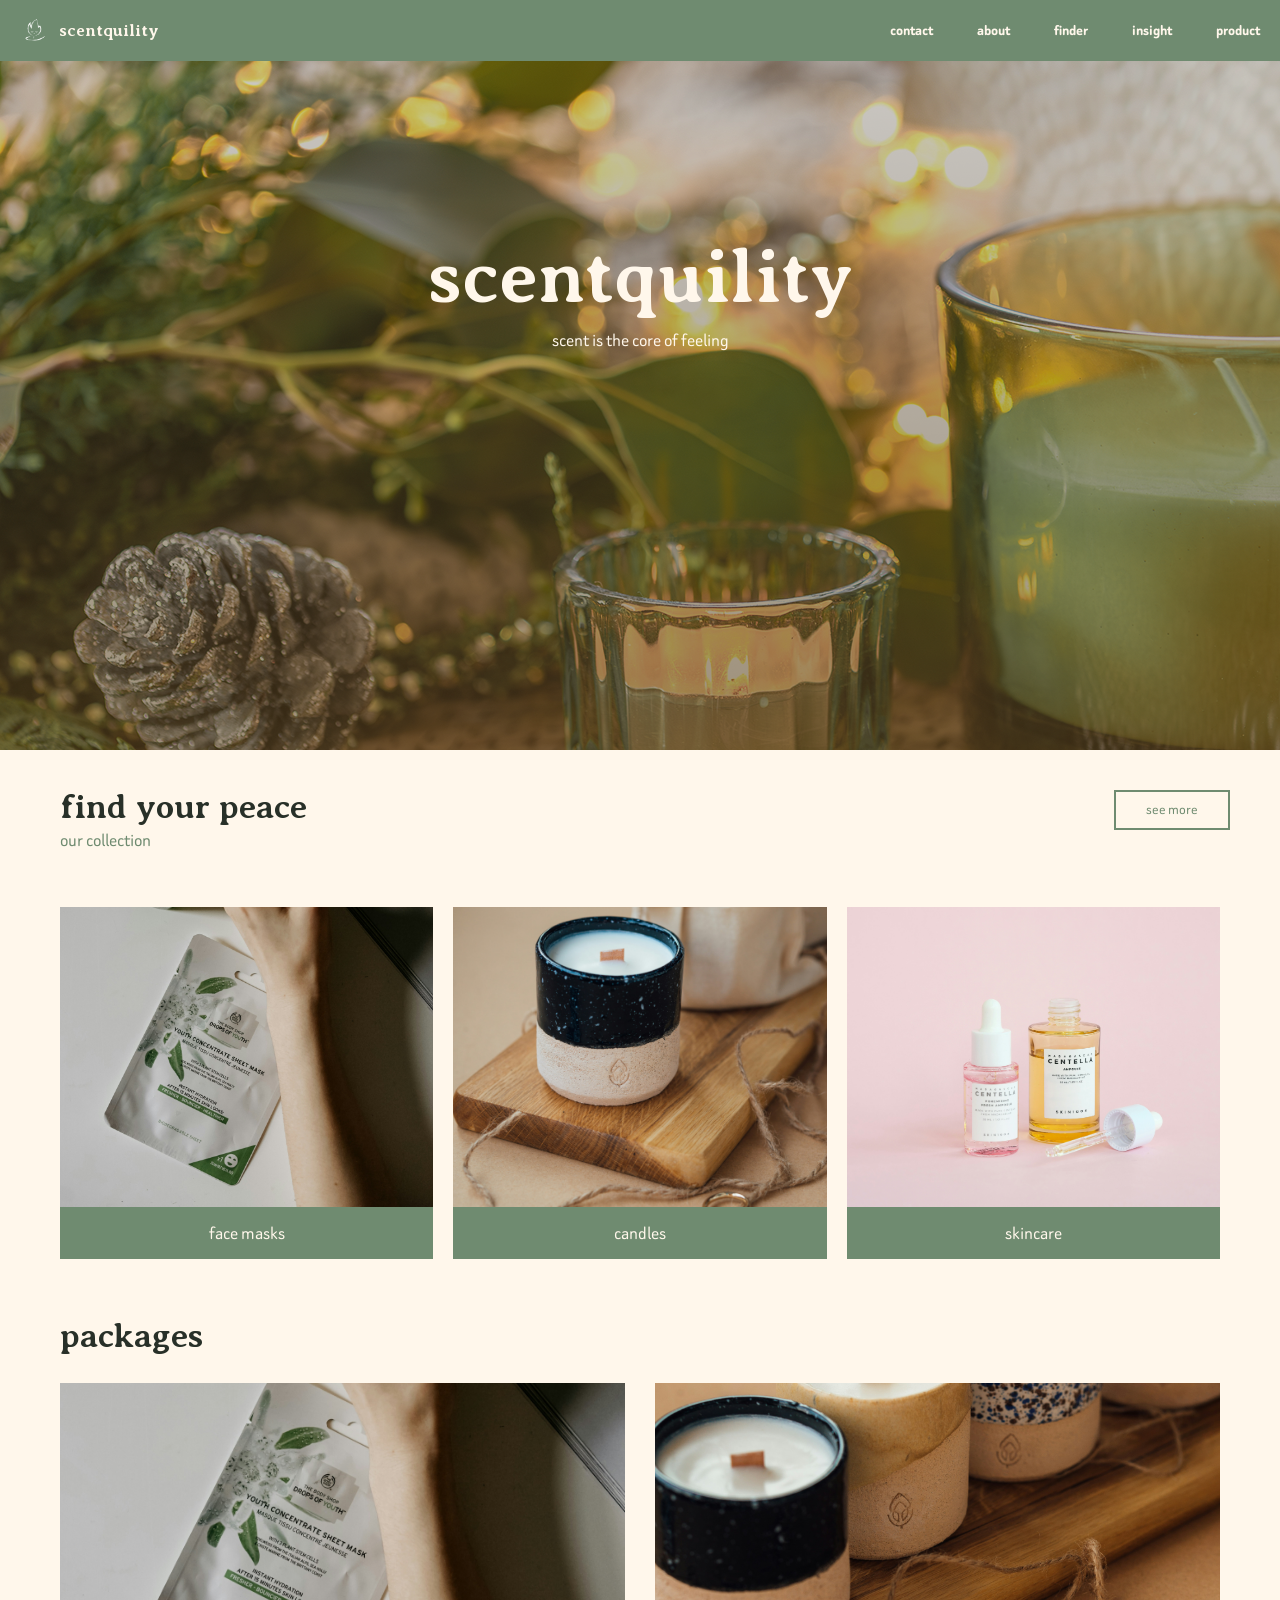
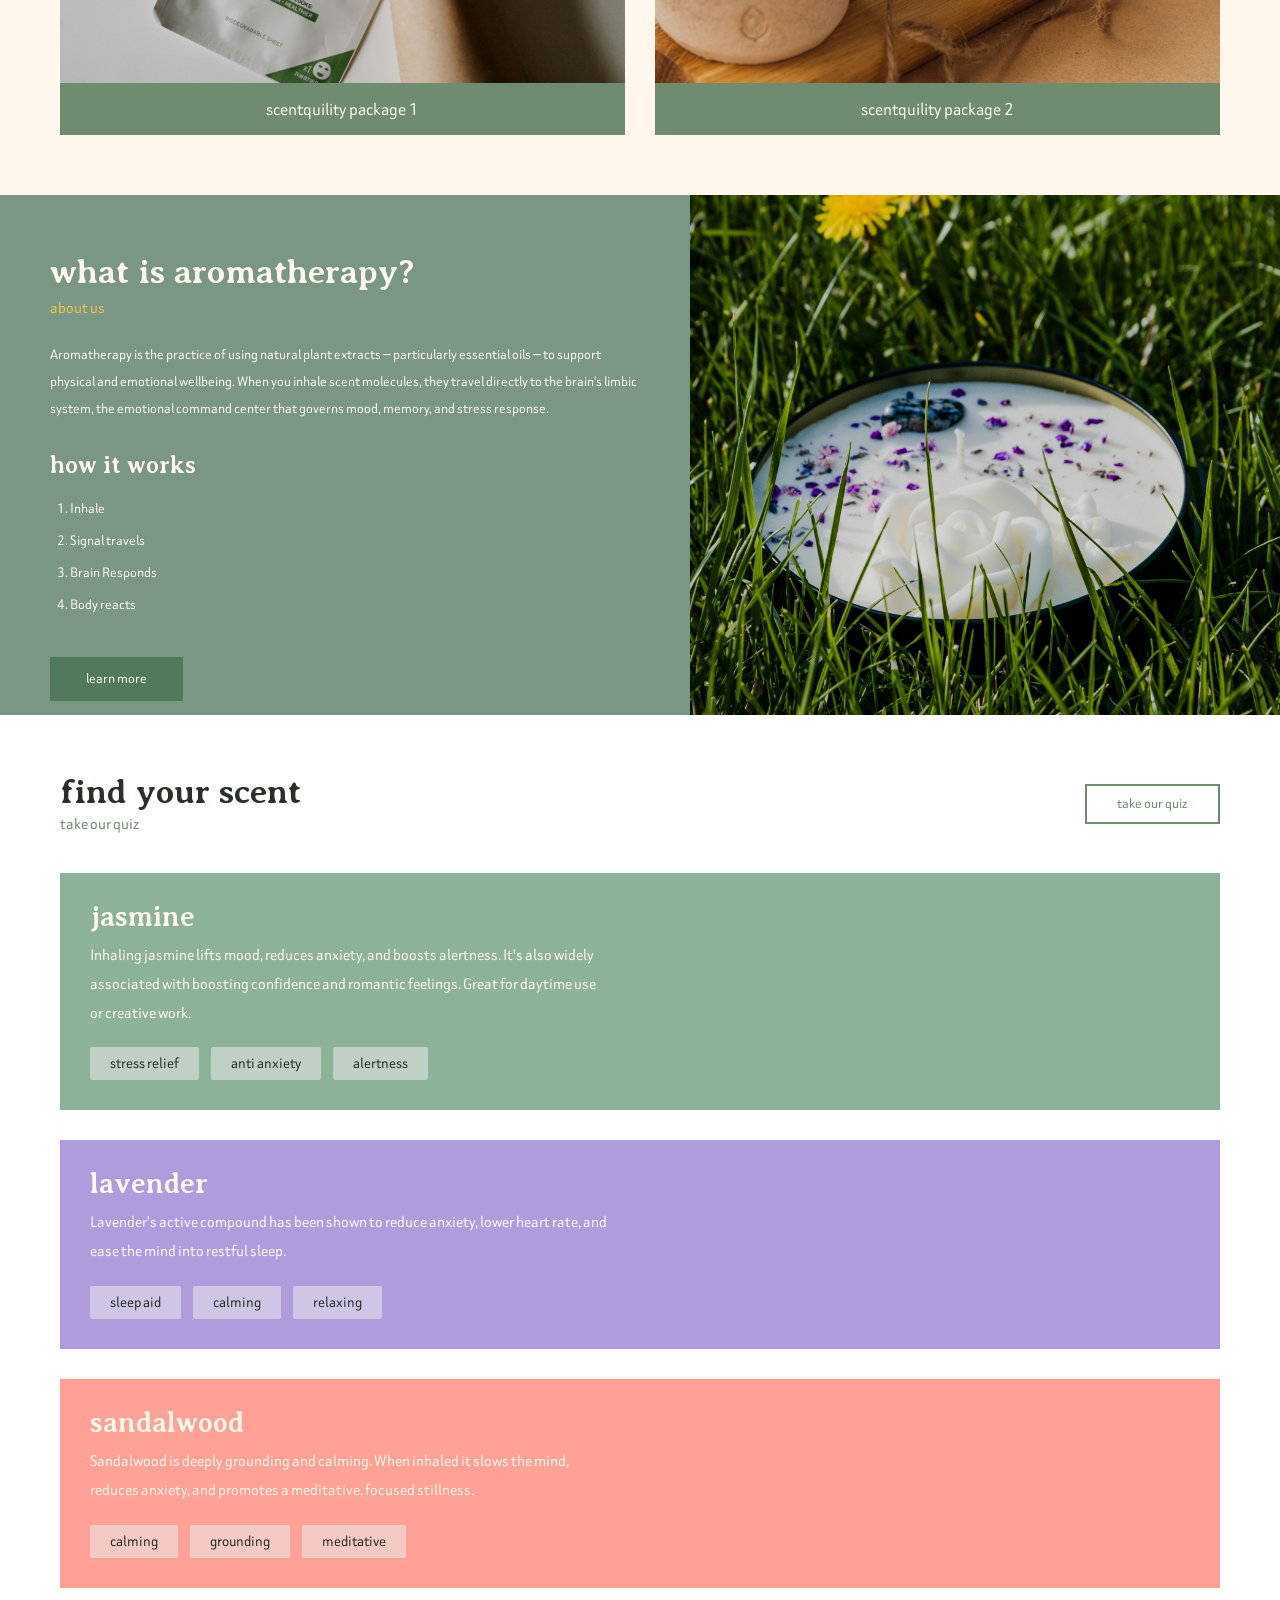
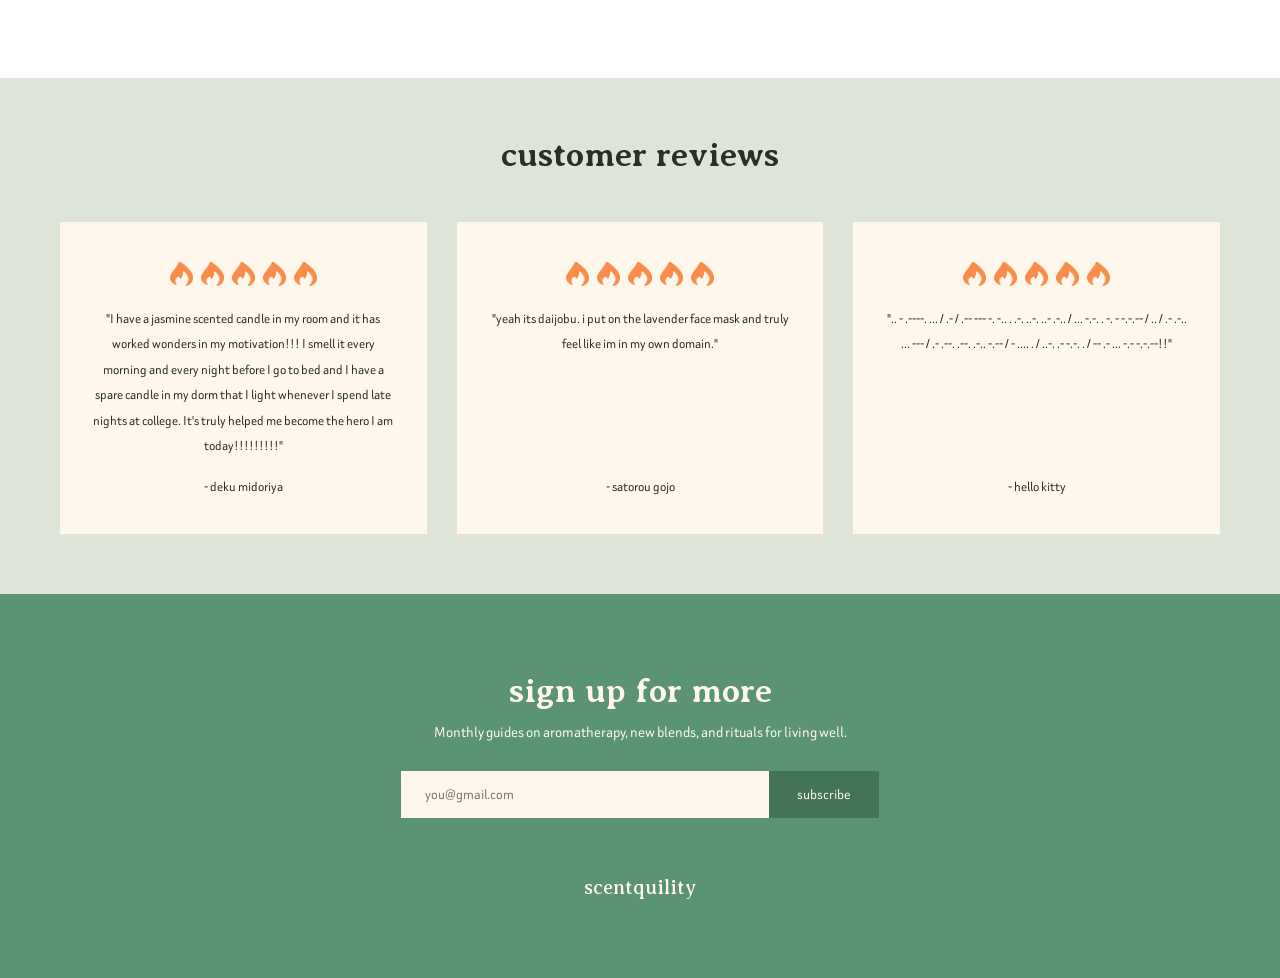
<file: index.html>
<!doctype html>
<html>
<head>
<meta charset="utf-8">
<title>scentquility</title>
<link href="style.css" rel="stylesheet" type="text/css">
<link rel="preconnect" href="https://fonts.googleapis.com">
<link rel="preconnect" href="https://fonts.gstatic.com/" crossorigin>
<link href="https://fonts.googleapis.com/css2?family=Averia+Serif+Libre:ital,wght@0,300;0,400;0,700;1,300;1,400;1,700&family=Beiruti:wght@200..900&display=swap" rel="stylesheet">

</head>

<body>
    <div class="maincontainer">
        <div class="hero">
        <div class="header">
        <h1 class="h1_logo">
          <img src="images/scentlogo.png" alt="scentquility logo" class="logo">
          scentquility
        </h1>

<nav class="nav">
 <a href="contact.html">contact</a>
 <a href="about.html">about</a>
 <a href="finder.html">finder</a>
 <a href="insight.html">insight</a>
 <a href="products.html">product</a>
</nav>
    </div>
        <h2 class="h2">scentquility</h2>
        <p class= "para">scent is the core of feeling</p>
    </div>

    <div class="h3box"> 
    <h3 class="h3">find your peace 
        </h3>
    <p class= "ph3"> our collection </p>
    </div>

    <div class= "p3box" >
      <p class="seemore"> see more</p>
    </div>

    <div class="product-grid">
    <div class="product-card">
        <img src="images/facemasks.jpg" alt="face masks" class="product-img">
        <div class="product-label">
            <p class="product-name">face masks</p>
        </div>
    </div>
    <div class="product-card">
        <img src="images/candles.jpg" alt="candles" class="product-img">
        <div class="product-label">
            <p class="product-name">candles</p>
        </div>
    </div>
    <div class="product-card">
        <img src="images/skincare.jpg" alt="skincare" class="product-img">
        <div class="product-label">
            <p class="product-name">skincare</p>
        </div>
    </div>
</div>

<div class="packages-section">
    <h3 class="packages-title">packages</h3>
    <div class="packages-grid">
        <div class="package-card">
            <img src="images/facemasks.jpg" alt="package 1" class="package-img">
            <div class="package-label">
                <p class="package-name">scentquility package 1</p>
            </div>
        </div>
        <div class="package-card">
            <img src="images/package2.jpg" alt="package 2" class="package-img">
            <div class="package-label">
                <p class="package-name">scentquility package 2</p>
            </div>
        </div>
    </div>
</div>

<div class="aromatherapy-section">
    <div class="aroma-left">
        <h3 class="aroma-title">what is aromatherapy?</h3>
        <p class="aroma-subtitle">about us</p>
        <p class="aroma-body">Aromatherapy is the practice of using natural plant extracts — particularly essential oils — to support physical and emotional wellbeing. When you inhale scent molecules, they travel directly to the brain's limbic system, the emotional command center that governs mood, memory, and stress response.</p>
        <h4 class="aroma-how">how it works</h4>
        <ol class="aroma-list">
            <li>Inhale</li>
            <li>Signal travels</li>
            <li>Brain Responds</li>
            <li>Body reacts</li>
        </ol>
        <div class="learn-more-btn">
            <p class="learn-more-text">learn more</p>
        </div>
    </div>
    <div class="aroma-right">
        <img src="images/aromatherapy.jpg" alt="aromatherapy" class="aroma-img">
    </div>
</div>

<div class="scent-section">
    <div class="scent-header">
        <div class="scent-title-box">
            <h3 class="scent-title">find your scent</h3>
            <p class="scent-sub">take our quiz</p>
        </div>
        <div class="quiz-btn">
            <p class="quiz-btn-text">take our quiz</p>
        </div>
    </div>

    <div class="scent-card" style="background-color: #8CB397;">
        <h4 class="scent-name">jasmine</h4>
        <p class="scent-body">Inhaling jasmine lifts mood, reduces anxiety, and boosts alertness. It's also widely associated with boosting confidence and romantic feelings. Great for daytime use or creative work.</p>
        <div class="scent-tags">
            <span class="tag" style="background-color: #BFD1C4;">stress relief</span>
            <span class="tag" style="background-color: #BFD1C4;">anti anxiety</span>
            <span class="tag" style="background-color: #BFD1C4;">alertness</span>
        </div>
    </div>

    <div class="scent-card" style="background-color: #AF9CDD;">
        <h4 class="scent-name">lavender</h4>
        <p class="scent-body">Lavender's active compound has been shown to reduce anxiety, lower heart rate, and ease the mind into restful sleep.</p>
        <div class="scent-tags">
            <span class="tag" style="background-color: #CFC6E5;">sleep aid</span>
            <span class="tag" style="background-color: #CFC6E5;">calming</span>
            <span class="tag" style="background-color: #CFC6E5;">relaxing</span>
        </div>
    </div>

    <div class="scent-card" style="background-color: #FFA197;">
        <h4 class="scent-name">sandalwood</h4>
        <p class="scent-body">Sandalwood is deeply grounding and calming. When inhaled it slows the mind, reduces anxiety, and promotes a meditative, focused stillness.</p>
        <div class="scent-tags">
            <span class="tag" style="background-color: #F5C9C4;">calming</span>
            <span class="tag" style="background-color: #F5C9C4;">grounding</span>
            <span class="tag" style="background-color: #F5C9C4;">meditative</span>
        </div>
    </div>
</div>

<div class="reviews-section">
    <h3 class="reviews-title">customer reviews</h3>
    <div class="reviews-grid">
        <div class="review-card">
            <div class="review-flames">
                <img src="images/fire.png" alt="flame" class="flame-icon">
                <img src="images/fire.png" alt="flame" class="flame-icon">
                <img src="images/fire.png" alt="flame" class="flame-icon">
                <img src="images/fire.png" alt="flame" class="flame-icon">
                <img src="images/fire.png" alt="flame" class="flame-icon">
            </div>
            <p class="review-text">"I have a jasmine scented candle in my room and it has worked wonders in my motivation!!! I smell it every morning and every night before I go to bed and I have a spare candle in my dorm that I light whenever I spend late nights at college. It's truly helped me become the hero I am today!!!!!!!!!"</p>
            <p class="review-author">- deku midoriya</p>
        </div>
        <div class="review-card">
            <div class="review-flames">
                <img src="images/fire.png" alt="flame" class="flame-icon">
                <img src="images/fire.png" alt="flame" class="flame-icon">
                <img src="images/fire.png" alt="flame" class="flame-icon">
                <img src="images/fire.png" alt="flame" class="flame-icon">
                <img src="images/fire.png" alt="flame" class="flame-icon">
            </div>
            <p class="review-text">"yeah its daijobu. i put on the lavender face mask and truly feel like im in my own domain."</p>
            <p class="review-author">- satorou gojo</p>
        </div>
        <div class="review-card">
            <div class="review-flames">
                <img src="images/fire.png" alt="flame" class="flame-icon">
                <img src="images/fire.png" alt="flame" class="flame-icon">
                <img src="images/fire.png" alt="flame" class="flame-icon">
                <img src="images/fire.png" alt="flame" class="flame-icon">
                <img src="images/fire.png" alt="flame" class="flame-icon">
            </div>
            <p class="review-text">".. - .----. ... / .- / .-- --- -. -.. . .-. ..-. ..- .-.. / ... -.-. . -. - -.-.-- / .. / .- .-.. ... --- / .- .--. .--. .-.. -.-- / - .... . / ..-. .- -.-. . / -- .- ... -.- -.-.--!!"</p>
            <p class="review-author">- hello kitty</p>
        </div>
    </div>
</div>

<div class="signup-section">
    <h3 class="signup-title">sign up for more</h3>
    <p class="signup-sub">Monthly guides on aromatherapy, new blends, and rituals for living well.</p>
    <div class="signup-form">
        <input type="email" class="signup-input" placeholder="you@gmail.com">
        <button class="signup-btn">subscribe</button>
    </div>
    <p class="signup-brand">scentquility</p>
</div>

</div>

</body>
</html>
</file>
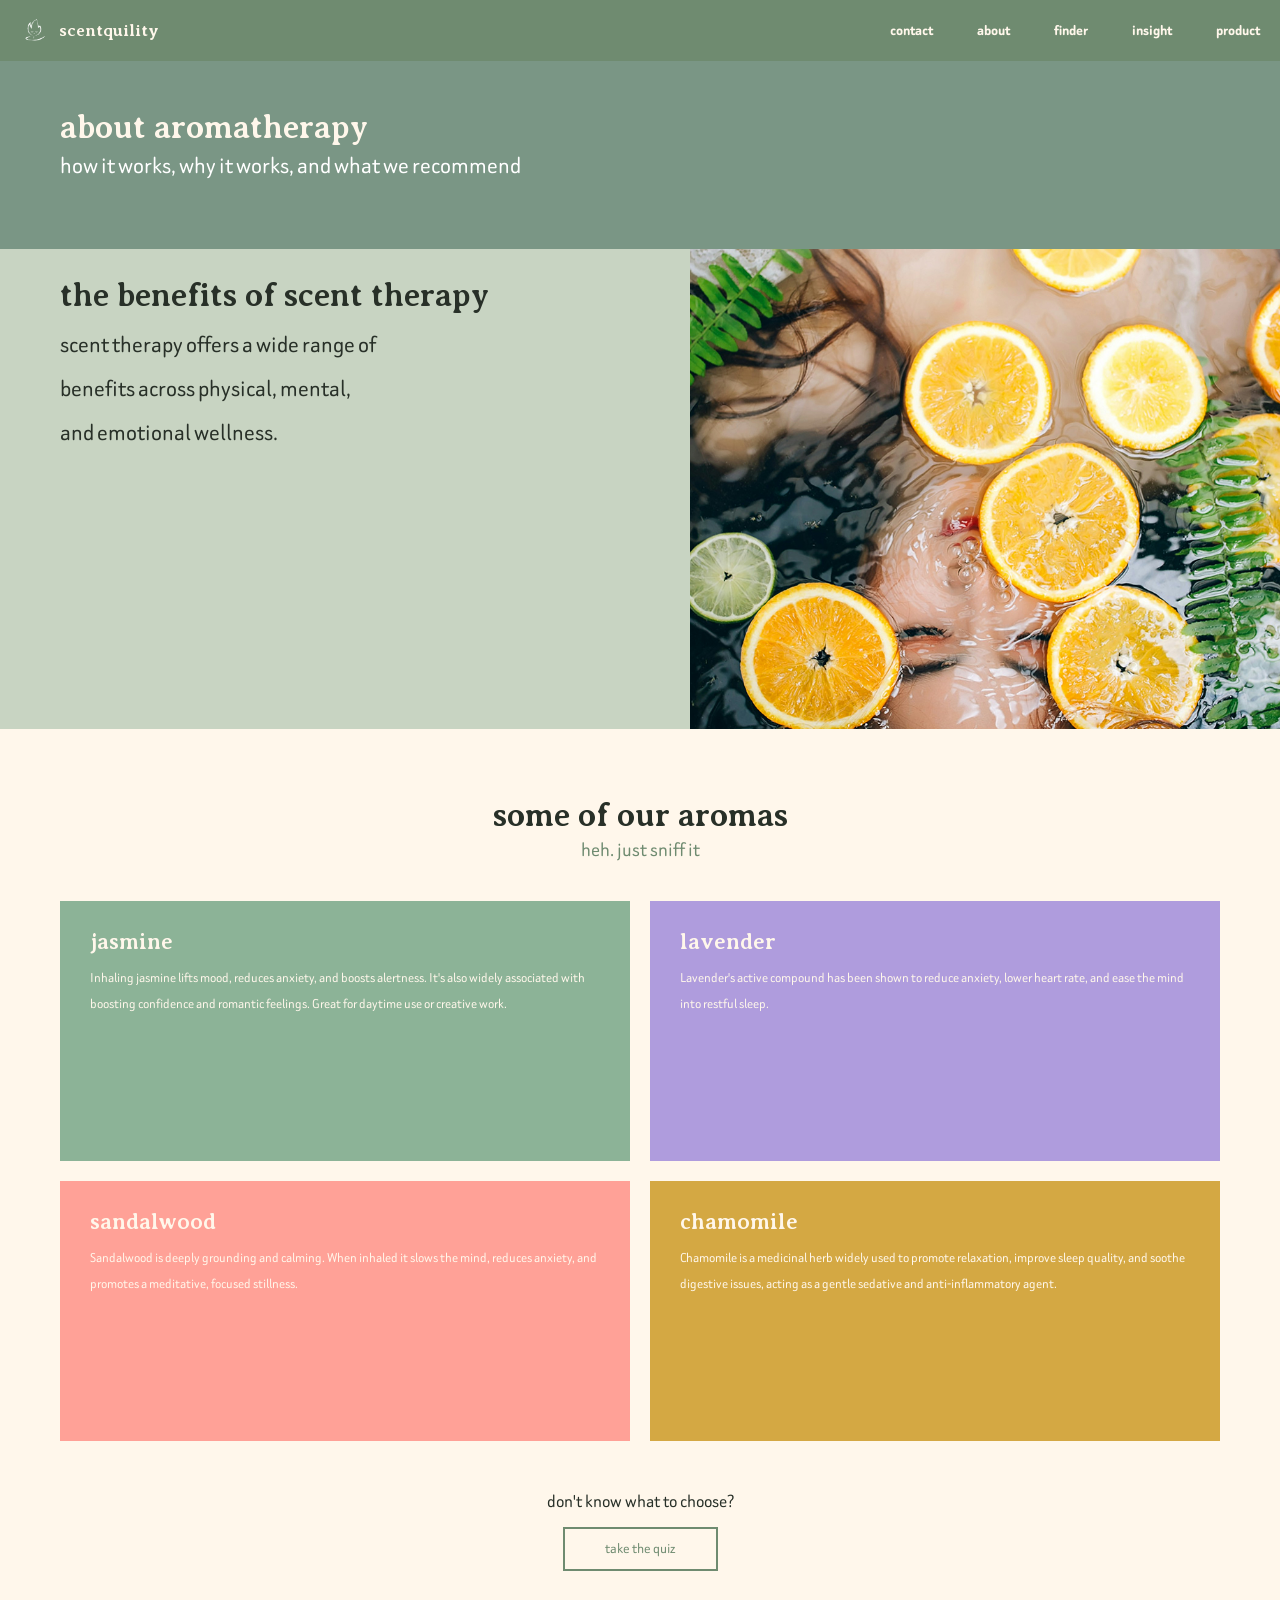
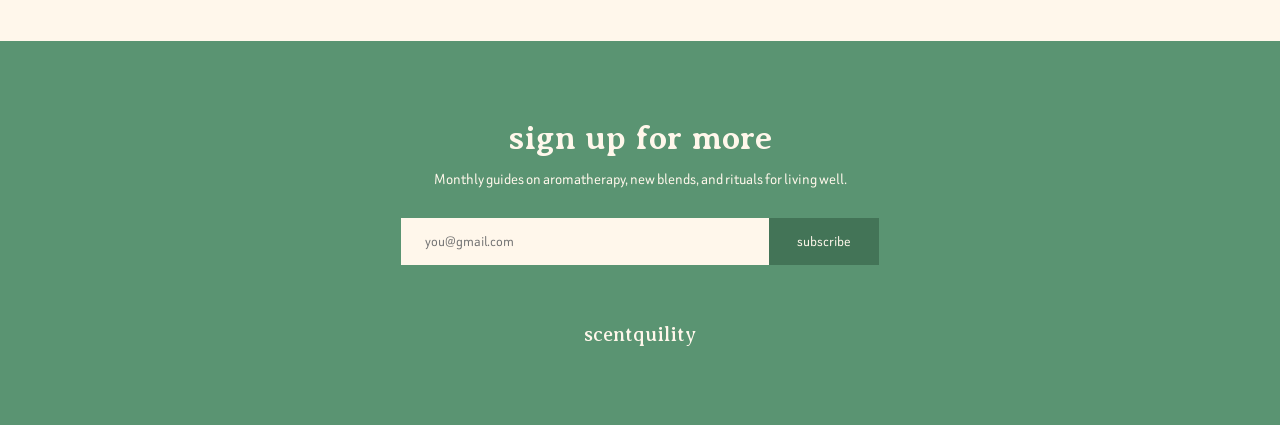
<file: about.html>
<!doctype html>
<html>
<head>
<meta charset="utf-8">
<title>scentquility — about</title>
<link href="style.css" rel="stylesheet" type="text/css">
<link rel="preconnect" href="https://fonts.googleapis.com">
<link rel="preconnect" href="https://fonts.gstatic.com/" crossorigin>
<link href="https://fonts.googleapis.com/css2?family=Averia+Serif+Libre:ital,wght@0,300;0,400;0,700;1,300;1,400;1,700&family=Beiruti:wght@200..900&display=swap" rel="stylesheet">
<style>
    .maincontainer { height: auto; }

    .about-hero {
        background-color: #7A9685;
        padding: 50px 60px 70px 60px;
    }
    .about-hero-title {
        font-family: "Averia Serif Libre", serif;
        color: #FFF7EB;
        font-size: 32px;
        margin-bottom: 10px;
    }
    .about-hero-sub {
        font-family: "Beiruti", sans-serif;
        color: #ffffff;
        font-size: 26px;
    }

    .benefits-row {
        display: flex;
        width: 100%;
        height: 480px;
    }
    .benefits-left {
        background-color: #C8D4C2;
        width: 50%;
        padding: 30px 40px 30px 60px;
        display: flex;
        flex-direction: column;
        justify-content: flex-start;
    }
    .benefits-title {
        font-family: "Averia Serif Libre", serif;
        color: #283028;
        font-size: 32px;
        font-weight: 700;
        margin-bottom: 12px;
    }
    .benefits-body {
        font-family: "Beiruti", sans-serif;
        color: #283028;
        font-size: 26px;
        line-height: 1.7;
        max-width: 320px;
    }
    .benefits-right {
        width: 50%;
    }
    .benefits-img {
        width: 100%;
        height: 100%;
        object-fit: cover;
        display: block;
    }

    .aromas-section {
        background-color: #FFF7EB;
        padding: 70px 60px;
        text-align: center;
    }
    .aromas-title {
        font-family: "Averia Serif Libre", serif;
        font-size: 32px;
        color: #283028;
        margin-bottom: 8px;
    }
    .aromas-sub {
        font-family: "Beiruti", sans-serif;
        font-size: 22px;
        color: #6F8B70;
        margin-bottom: 40px;
    }
    .aromas-grid {
        display: grid;
        grid-template-columns: 1fr 1fr;
        gap: 20px;
        margin-bottom: 50px;
        text-align: left;
    }
    .aroma-card {
        padding: 30px;
        min-height: 200px;
    }
    .aroma-card-name {
        font-family: "Averia Serif Libre", serif;
        font-size: 22px;
        color: #FFF7EB;
        margin-bottom: 12px;
    }
    .aroma-card-body {
        font-family: "Beiruti", sans-serif;
        font-size: 15px;
        color: #FFF7EB;
        line-height: 1.7;
    }
    .aromas-cta-text {
        font-family: "Beiruti", sans-serif;
        font-size: 20px;
        color: #283028;
        margin-bottom: 16px;
    }
    .aromas-quiz-btn {
        display: inline-block;
        border: 2px solid #6F8B70;
        padding: 12px 40px;
        cursor: pointer;
    }
    .aromas-quiz-text {
        font-family: "Beiruti", sans-serif;
        font-size: 16px;
        color: #6F8B70;
    }
</style>
</head>

<body>
<div class="maincontainer">

    <!-- HEADER -->
    <div class="header">
        <a href="index.html" style="text-decoration: none;">
            <h1 class="h1_logo">
                <img src="images/scentlogo.png" alt="scentquility logo" class="logo">
                scentquility
            </h1>
        </a>
        <nav class="nav">
            <a href="contact.html">contact</a>
            <a href="about.html">about</a>
            <a href="finder.html">finder</a>
            <a href="insight.html">insight</a>
            <a href="products.html">product</a>
        </nav>
    </div>

    <!-- ABOUT HERO -->
    <div class="about-hero">
        <h2 class="about-hero-title">about aromatherapy</h2>
        <p class="about-hero-sub">how it works, why it works, and what we recommend</p>
    </div>

    <!-- BENEFITS SPLIT -->
    <div class="benefits-row">
        <div class="benefits-left">
            <h3 class="benefits-title">the benefits of scent therapy</h3>
            <p class="benefits-body">scent therapy offers a wide range of benefits across physical, mental, and emotional wellness.</p>
        </div>
        <div class="benefits-right">
            <img src="images/lemon.png" alt="aromatherapy" class="benefits-img">
        </div>
    </div>

    <!-- MORE SECTIONS GO HERE -->

    <!-- SOME OF OUR AROMAS -->
    <div class="aromas-section">
        <h3 class="aromas-title">some of our aromas</h3>
        <p class="aromas-sub">heh. just sniff it</p>
        <div class="aromas-grid">
            <div class="aroma-card" style="background-color: #8CB397;">
                <h4 class="aroma-card-name">jasmine</h4>
                <p class="aroma-card-body">Inhaling jasmine lifts mood, reduces anxiety, and boosts alertness. It's also widely associated with boosting confidence and romantic feelings. Great for daytime use or creative work.</p>
            </div>
            <div class="aroma-card" style="background-color: #AF9CDD;">
                <h4 class="aroma-card-name">lavender</h4>
                <p class="aroma-card-body">Lavender's active compound has been shown to reduce anxiety, lower heart rate, and ease the mind into restful sleep.</p>
            </div>
            <div class="aroma-card" style="background-color: #FFA197;">
                <h4 class="aroma-card-name">sandalwood</h4>
                <p class="aroma-card-body">Sandalwood is deeply grounding and calming. When inhaled it slows the mind, reduces anxiety, and promotes a meditative, focused stillness.</p>
            </div>
            <div class="aroma-card" style="background-color: #D4A843;">
                <h4 class="aroma-card-name">chamomile</h4>
                <p class="aroma-card-body">Chamomile is a medicinal herb widely used to promote relaxation, improve sleep quality, and soothe digestive issues, acting as a gentle sedative and anti-inflammatory agent.</p>
            </div>
        </div>
        <p class="aromas-cta-text">don't know what to choose?</p>
        <div class="aromas-quiz-btn">
            <p class="aromas-quiz-text">take the quiz</p>
        </div>
    </div>

    <!-- SIGNUP FOOTER -->
    <div class="signup-section">
        <h3 class="signup-title">sign up for more</h3>
        <p class="signup-sub">Monthly guides on aromatherapy, new blends, and rituals for living well.</p>
        <div class="signup-form">
            <input type="email" class="signup-input" placeholder="you@gmail.com">
            <button class="signup-btn">subscribe</button>
        </div>
        <p class="signup-brand">scentquility</p>
    </div>

</div>
</body>
</html>
</file>
<file: style.css>
@charset "utf-8";
html, body, div, span, object, iframe, h1, h2, h3, h4, h5, h6, p, blockquote, pre, abbr, address, cite, code, del, dfn, em, img, ins, kbd, q, samp, small, strong, sub, sup, var, b, i, dl, dt, dd, ol, ul, li, fieldset, form, label, legend, table, caption, tbody, tfoot, thead, tr, th, td, article, aside, canvas, details, figcaption, figure, footer, header, hgroup, menu, nav, section, summary, time, mark, audio, video { margin:0; padding:0; border:0; outline:0; font-size:100%; vertical-align:baseline; background:transparent; }



body {

    line-height:1;
    margin: 0;
    padding: 0;

}



article,aside,details,figcaption,figure,footer,header,hgroup,menu,nav,section {

    display:block;

}



nav ul {

    list-style:none;

}



blockquote, q {

    quotes:none;

}



blockquote:before, blockquote:after, q:before, q:after {

    content:'';

    content:none;

}



a {

    margin:0;

    padding:0;

    font-size:100%;

    vertical-align:baseline;

    background:transparent;

}


.maincontainer {
    width: 100%;
    height: 2000px;
    background-color: #FFF7EB;
}

.hero {
    background-color: #7DA083;
    height: 750px;
    background-image: url(images/hereoimg.png);
}


.h1 {
    font-family: "Averia Serif Libre", serif;
    color: #FFF7EB;
    font-size: 17px;
    display: flex;
    align-items: center;
}

.h1_logo {
    font-family: "Averia Serif Libre", serif;
    color: #FFF7EB !important;
    font-size: 17px;
    display: flex;
    align-items: center;
}

.h2 {
    font-family: "Averia Serif Libre", serif;
    color: #FFF7EB;
    font-size: 75px;
    margin-top: 179px;
    height: 90px;
    width: 100%;
    text-align: center;
} 

.h3 {
    font-family: "Averia Serif Libre", serif;
    font-size: 34px;
    color: #283028;
}


.para {
    font-family: "Beiruti", sans-serif;
    color: #FFF7EB;
    width: 100%;
    height: auto;
    font-size: 20px;
    text-align: center;
}

.nav a {
    font-family: "Beiruti", sans-serif;
    color: #FFF7EB;
    text-decoration: none;
    margin-left: 40px;
    font-weight: 700;
}

.header {
    background-color: #6F8B70;
    width: 100%;
    height: 61px;
    display: flex;
    align-items: center;
    justify-content: space-between;
    padding: 0 20px;
    box-sizing: border-box;
}

.h3box {
    width: 400px;
    height: 117px;
    margin-left: 60px;
    margin-top: 40px;
    float: left;
}

.ph3 {
    font-family: "Beiruti", sans-serif;
    color: #6F8B70;
    font-size: 20px;
    margin-top: 6px;
}

.p3box {
    float: right;
    width: fit-content;
    margin-right: 50px;
    margin-top: 40px;
    padding: 10px 30px;
    border: 2px solid #6F8B70;
    color: #6F8B70;
}

.seemore {
    font-family: "Beiruti", sans-serif;
    color: #6F8B70;
    font-size: 16px;
}

.logo {
    height: 30px;
    width: auto;
    vertical-align: middle;
    margin-right: 8px;
    filter: brightness(0) invert(1);
}

.product-grid {
    display: flex;
    justify-content: center;
    gap: 20px;
    margin-top: 40px;
    padding: 0 60px;
    clear: both;
}

.product-card {
    width: 33%;
    position: relative;
}

.product-img {
    width: 100%;
    height: 300px;
    object-fit: cover;
    display: block;
}

.product-label {
    background-color: #6F8B70;
    text-align: center;
    padding: 16px 0;
}

.product-name {
    font-family: "Beiruti", sans-serif;
    color: #FFF7EB;
    font-size: 20px;
}

.packages-section {
    position: relative;
    padding: 60px 60px;
    clear: both;
    overflow: hidden;
}

.packages-title {
    font-family: "Averia Serif Libre", serif;
    font-size: 34px;
    color: #283028;
    margin-bottom: 30px;
}

.packages-grid {
    display: flex;
    gap: 30px;
}

.package-card {
    width: 50%;
    position: relative;
    z-index: 1;
}

.package-img {
    width: 100%;
    height: 300px;
    object-fit: cover;
    display: block;
}

.package-label {
    background-color: #6F8B70;
    text-align: center;
    padding: 16px 0;
}

.package-name {
    font-family: "Beiruti", sans-serif;
    color: #FFF7EB;
    font-size: 20px;
}

.aromatherapy-section {
    display: flex;
    width: 100%;
    clear: both;
    height: 520px;
}

.aroma-left {
    background-color: #7A9685;
    width: 50%;
    padding: 60px 50px;
}

.aroma-title {
    font-family: "Averia Serif Libre", serif;
    color: #FFF7EB;
    font-size: 34px;
    margin-bottom: 10px;
}

.aroma-subtitle {
    font-family: "Beiruti", sans-serif;
    color: #E8C84A;
    font-size: 18px;
    margin-bottom: 24px;
}

.aroma-body {
    font-family: "Beiruti", sans-serif;
    color: #FFF7EB;
    font-size: 16px;
    line-height: 1.7;
    margin-bottom: 30px;
}

.aroma-how {
    font-family: "Averia Serif Libre", serif;
    color: #FFF7EB;
    font-size: 24px;
    margin-bottom: 16px;
}

.aroma-list {
    font-family: "Beiruti", sans-serif;
    color: #FFF7EB;
    font-size: 16px;
    line-height: 2;
    margin-left: 20px;
    margin-bottom: 36px;
}

.learn-more-btn {
    background-color: #52795A;
    width: fit-content;
    padding: 14px 36px;
    cursor: pointer;
}

.learn-more-text {
    font-family: "Beiruti", sans-serif;
    color: #FFF7EB;
    font-size: 16px;
}

.aroma-right {
    width: 50%;
}

.aroma-img {
    width: 100%;
    height: 100%;
    object-fit: cover;
    display: block;
}

.scent-section {
    padding: 60px 60px;
    clear: both;
}

.scent-header {
    display: flex;
    justify-content: space-between;
    align-items: center;
    margin-bottom: 40px;
}

.scent-title {
    font-family: "Averia Serif Libre", serif;
    font-size: 34px;
    color: #283028;
}

.scent-sub {
    font-family: "Beiruti", sans-serif;
    color: #6F8B70;
    font-size: 18px;
    margin-top: 6px;
}

.quiz-btn {
    border: 2px solid #6F8B70;
    padding: 10px 30px;
    width: fit-content;
    cursor: pointer;
}

.quiz-btn-text {
    font-family: "Beiruti", sans-serif;
    color: #6F8B70;
    font-size: 16px;
}

.scent-card {
    padding: 30px;
    margin-bottom: 30px;
}

.scent-name {
    font-family: "Averia Serif Libre", serif;
    color: #FFF7EB;
    font-size: 28px;
    margin-bottom: 10px;
}

.scent-body {
    font-family: "Beiruti", sans-serif;
    color: #FFF7EB;
    font-size: 18px;
    line-height: 1.6;
    max-width: 520px;
    margin-bottom: 20px;
}

.scent-tags {
    display: flex;
    gap: 12px;
}

.tag {
    font-family: "Beiruti", sans-serif;
    color: #283028;
    font-size: 17px;
    padding: 8px 20px;
    border-radius: 2px;
}

.reviews-section {
    background-color: #DEE4D8;
    padding: 60px 60px;
    clear: both;
}

.reviews-title {
    font-family: "Averia Serif Libre", serif;
    font-size: 34px;
    color: #283028;
    text-align: center;
    margin-bottom: 50px;
}

.reviews-grid {
    display: flex;
    gap: 30px;
    justify-content: center;
}

.review-card {
    background-color: #FFF7EB;
    width: 33%;
    padding: 40px 30px;
    display: flex;
    flex-direction: column;
    align-items: center;
    gap: 20px;
}

.review-flames {
    display: flex;
    gap: 8px;
}

.flame-icon {
    height: 24px;
    width: auto;
}

.review-text {
    font-family: "Beiruti", sans-serif;
    color: #283028;
    font-size: 15px;
    line-height: 1.7;
    text-align: center;
}

.review-author {
    font-family: "Beiruti", sans-serif;
    color: #283028;
    font-size: 15px;
    margin-top: auto;
}

.signup-section {
    background-color: #5A9472;
    padding: 80px 60px;
    text-align: center;
    clear: both;
}

.signup-title {
    font-family: "Averia Serif Libre", serif;
    color: #FFF7EB;
    font-size: 34px;
    margin-bottom: 16px;
}

.signup-sub {
    font-family: "Beiruti", sans-serif;
    color: #FFF7EB;
    font-size: 17px;
    margin-bottom: 30px;
}

.signup-form {
    display: flex;
    justify-content: center;
    margin-bottom: 60px;
}

.signup-input {
    background-color: #FFF7EB;
    border: none;
    padding: 14px 24px;
    font-family: "Beiruti", sans-serif;
    font-size: 16px;
    color: #283028;
    width: 320px;
    outline: none;
}

.signup-btn {
    background-color: #437457;
    border: none;
    padding: 14px 28px;
    font-family: "Beiruti", sans-serif;
    font-size: 16px;
    color: #FFF7EB;
    cursor: pointer;
}

.signup-brand {
    font-family: "Averia Serif Libre", serif;
    color: #FFF7EB;
    font-size: 20px;
}
</file>
